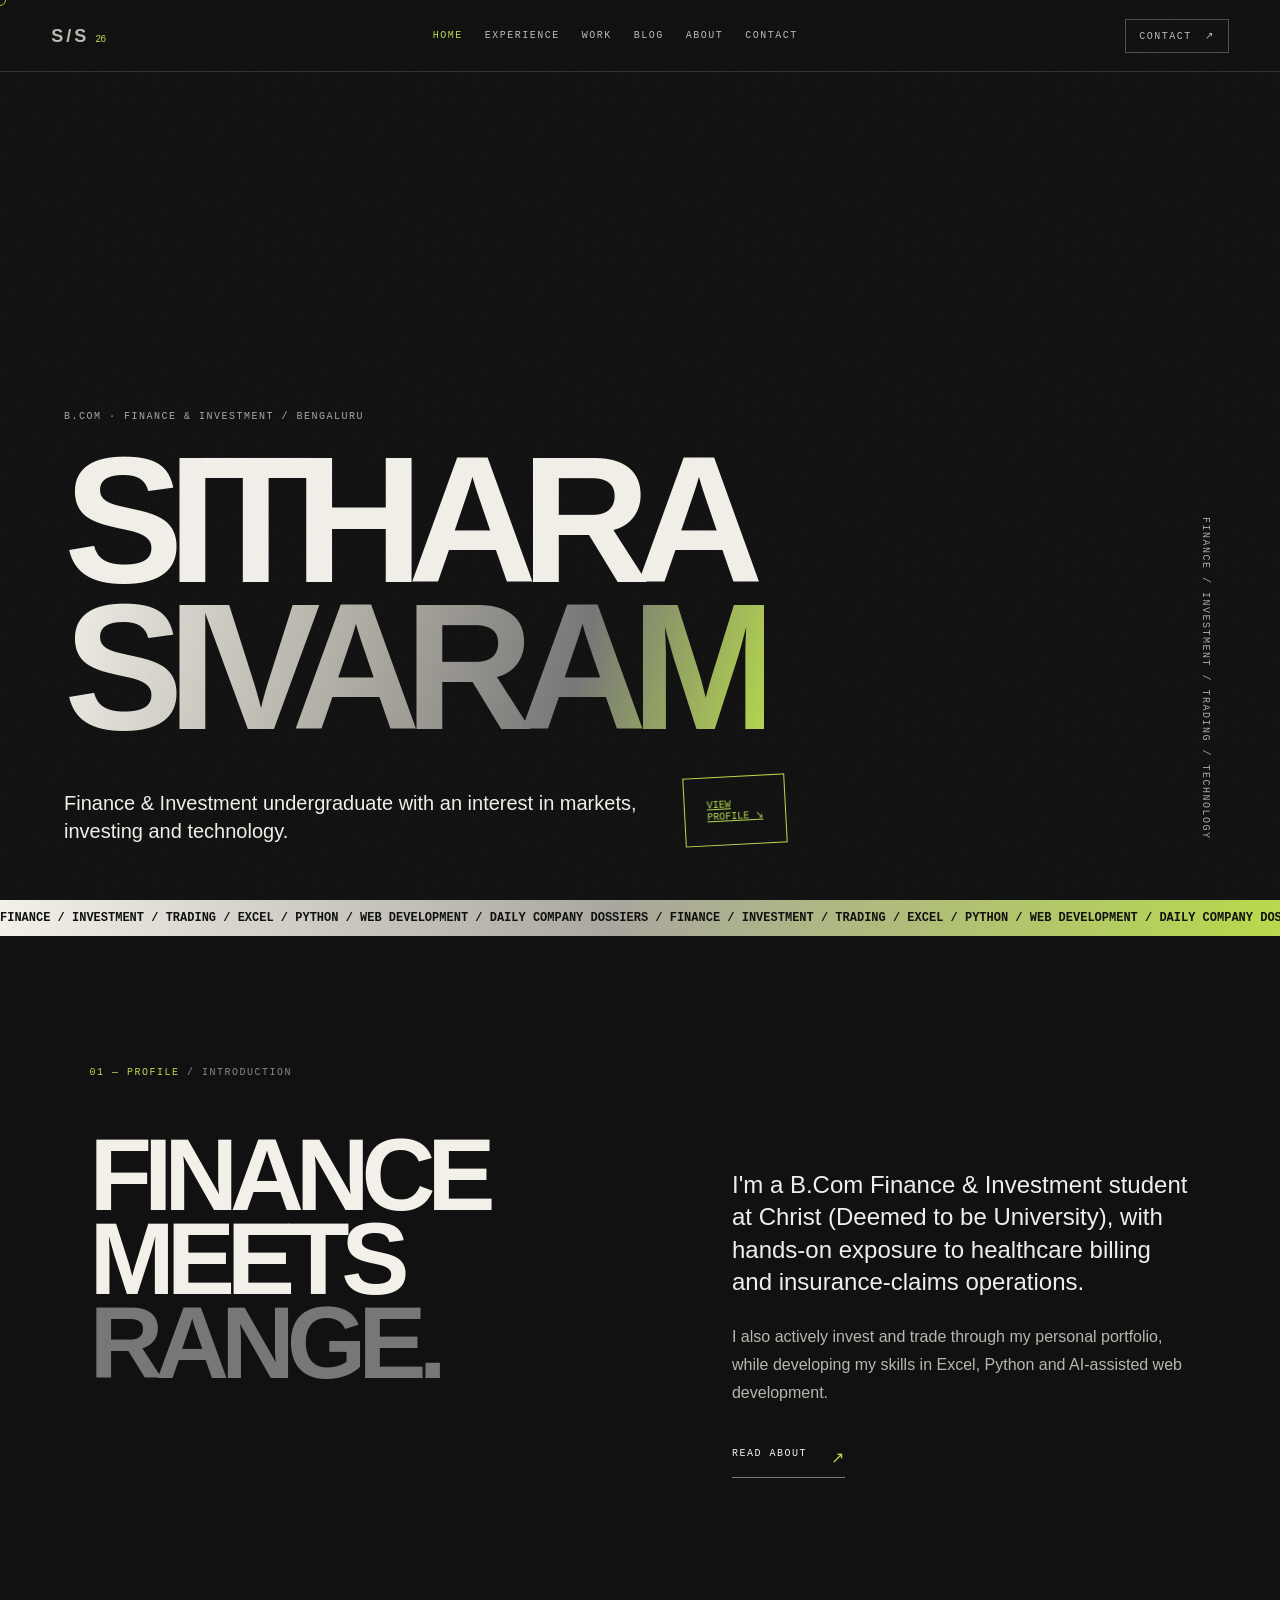
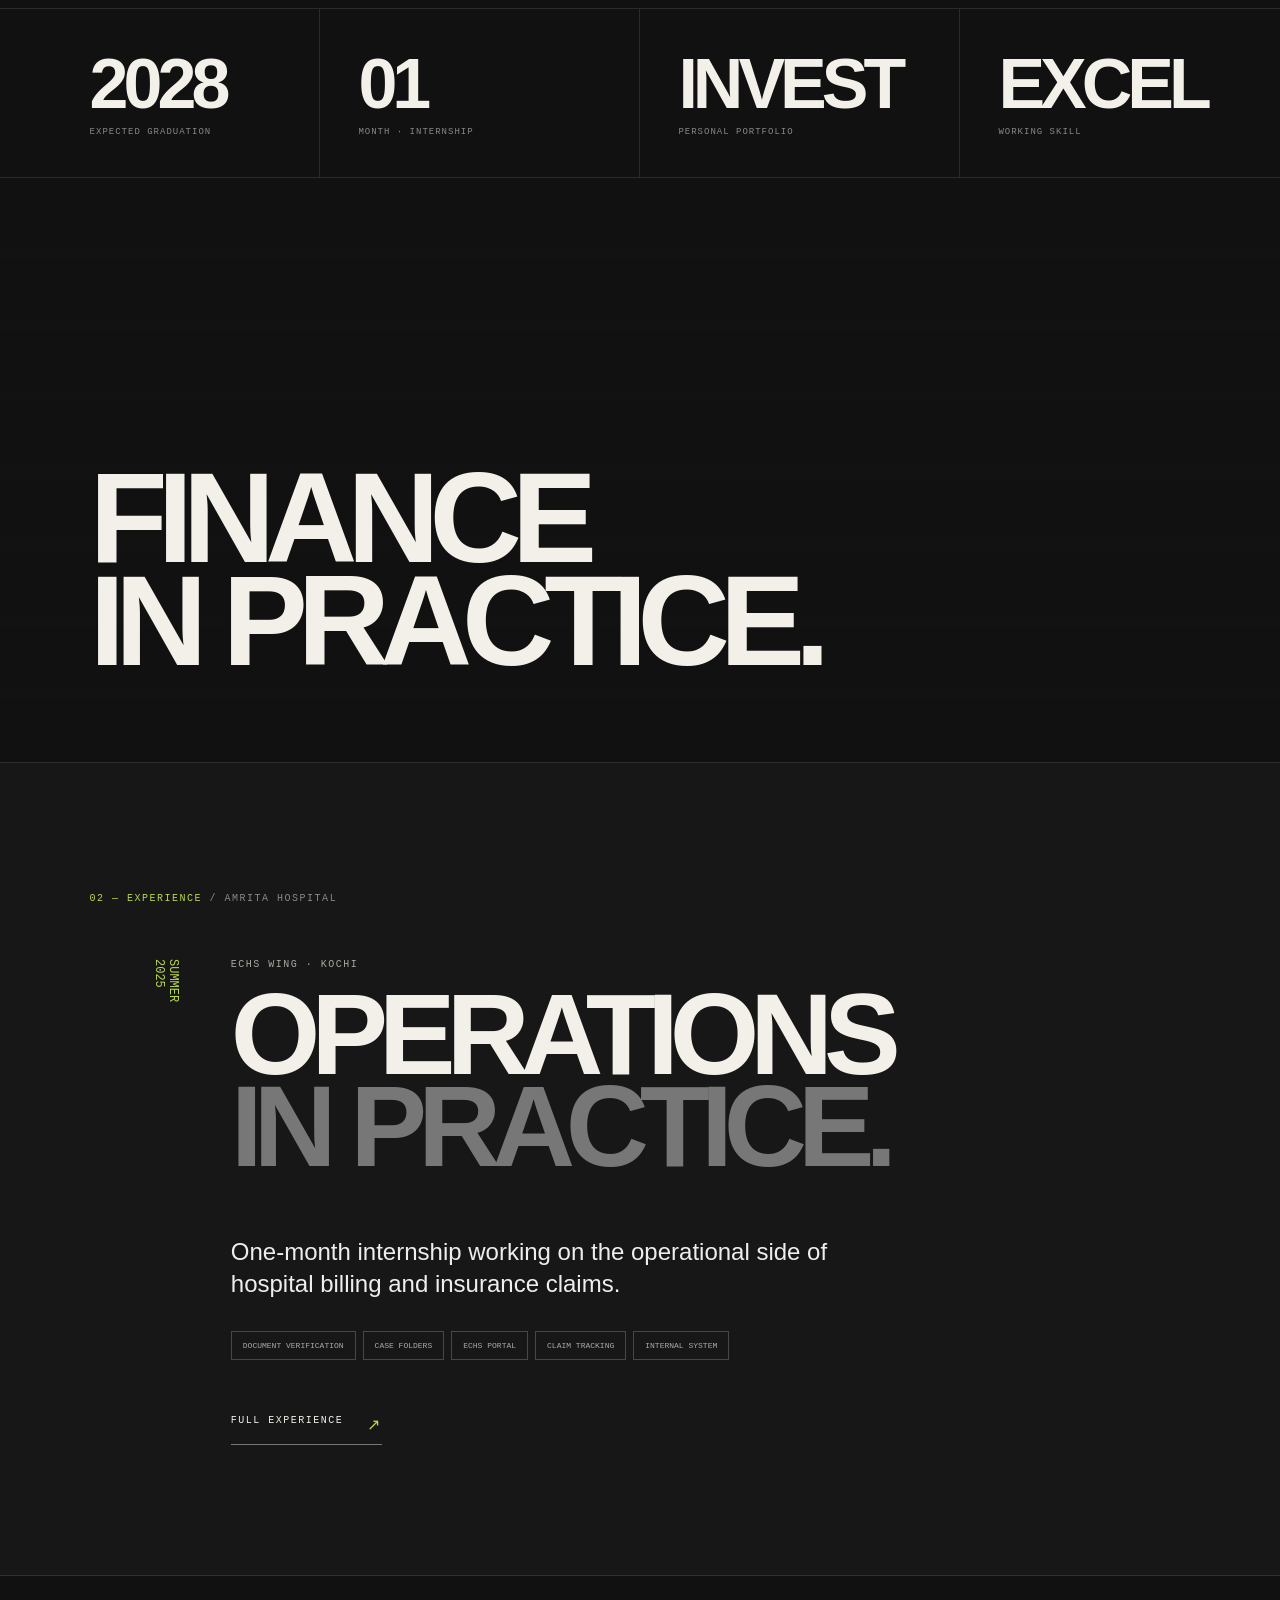
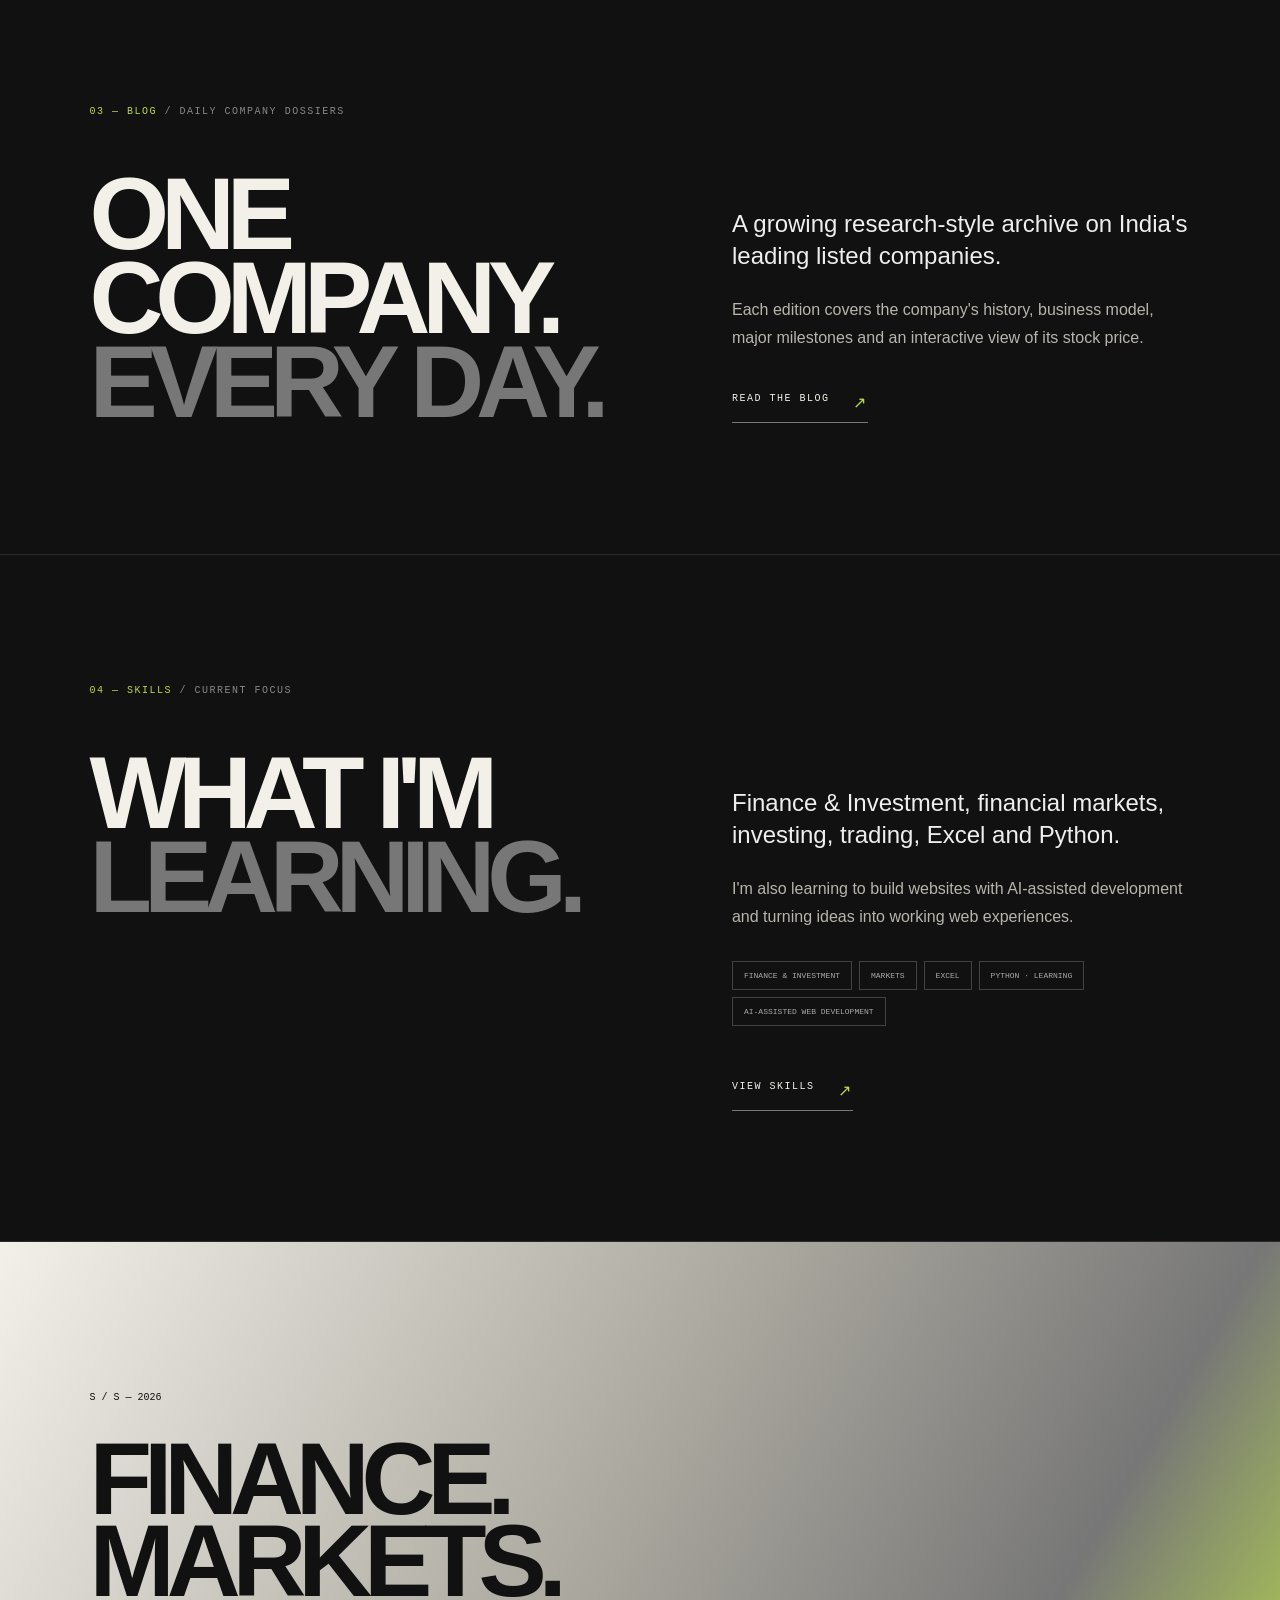
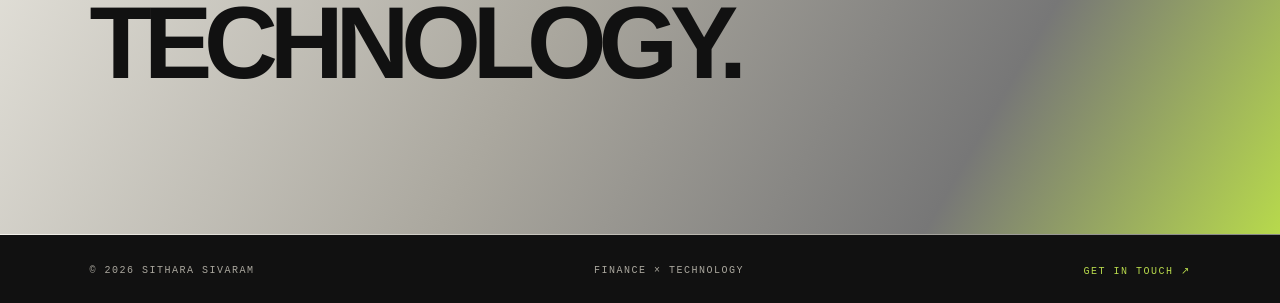
<file: index.html>
<!doctype html><html lang="en"><head><meta charset="utf-8"><meta name="viewport" content="width=device-width,initial-scale=1"><meta name="description" content="Sithara Sivaram — Finance & Investment portfolio"><title>Sithara Sivaram — Finance & Investment</title><link rel="stylesheet" href="styles.css"></head><body><div class="progress"></div><div class="grain"></div><div class="cursor"></div><header class="nav"><a class="logo" href="index.html">S / S <span>26</span></a><nav><a class="active" href="index.html">HOME</a><a href="experience.html">EXPERIENCE</a><a href="work.html">WORK</a><a href="blog.html">BLOG</a><a href="about.html">ABOUT</a><a href="contact.html">CONTACT</a></nav><a class="nav-cta" href="contact.html">CONTACT <i>↗</i></a></header><main><section class="hero"><div class="hero-content"><div class="eyebrow reveal">B.COM · FINANCE & INVESTMENT / BENGALURU</div><h1 class="reveal delay-1">SITHARA<br><em>SIVARAM</em></h1><div class="hero-sub"><p class="hero-intro reveal delay-2">Finance & Investment undergraduate with an interest in markets, investing and technology.</p><a class="stamp" href="about.html">VIEW<br>PROFILE ↘</a></div></div><div class="hero-side">FINANCE / INVESTMENT / TRADING / TECHNOLOGY</div></section><section class="ticker"><div>FINANCE / INVESTMENT / TRADING / EXCEL / PYTHON / WEB DEVELOPMENT / DAILY COMPANY DOSSIERS / FINANCE / INVESTMENT / TRADING / EXCEL / PYTHON / WEB DEVELOPMENT / DAILY COMPANY DOSSIERS /</div></section><section class="section"><div class="section-index">01 — PROFILE <span>/ INTRODUCTION</span></div><div class="editorial-grid"><div><h2>FINANCE<br>MEETS <em>RANGE.</em></h2></div><div class="copy"><p class="lead">I'm a B.Com Finance & Investment student at Christ (Deemed to be University), with hands-on exposure to healthcare billing and insurance-claims operations.</p><p>I also actively invest and trade through my personal portfolio, while developing my skills in Excel, Python and AI-assisted web development.</p><a class="line-link" href="about.html">READ ABOUT <span>↗</span></a></div></div></section><section class="numbers"><div><strong>2028</strong><span>EXPECTED GRADUATION</span></div><div><strong>01</strong><span>MONTH · INTERNSHIP</span></div><div><strong>INVEST</strong><span>PERSONAL PORTFOLIO</span></div><div><strong>EXCEL</strong><span>WORKING SKILL</span></div></section><section class="image-break"><h2>FINANCE<br><span>IN PRACTICE.</span></h2></section><section class="section experience-teaser"><div class="section-index">02 — EXPERIENCE <span>/ AMRITA HOSPITAL</span></div><div class="experience-layout"><div class="vertical-year">SUMMER<br>2025</div><div><div class="eyebrow">ECHS WING · KOCHI</div><h2>OPERATIONS<br><em>IN PRACTICE.</em></h2><div class="copy"><p class="lead">One-month internship working on the operational side of hospital billing and insurance claims.</p></div><div class="mini-list"><span>DOCUMENT VERIFICATION</span><span>CASE FOLDERS</span><span>ECHS PORTAL</span><span>CLAIM TRACKING</span><span>INTERNAL SYSTEM</span></div><a class="line-link" href="experience.html">FULL EXPERIENCE <span>↗</span></a></div></div></section><section class="section"><div class="section-index">03 — BLOG <span>/ DAILY COMPANY DOSSIERS</span></div><div class="editorial-grid"><div><h2>ONE COMPANY.<br><em>EVERY DAY.</em></h2></div><div class="copy"><p class="lead">A growing research-style archive on India's leading listed companies.</p><p>Each edition covers the company's history, business model, major milestones and an interactive view of its stock price.</p><a class="line-link" href="blog.html">READ THE BLOG <span>↗</span></a></div></div></section><section class="section"><div class="section-index">04 — SKILLS <span>/ CURRENT FOCUS</span></div><div class="editorial-grid"><div><h2>WHAT I'M<br><em>LEARNING.</em></h2></div><div class="copy"><p class="lead">Finance & Investment, financial markets, investing, trading, Excel and Python.</p><p>I'm also learning to build websites with AI-assisted development and turning ideas into working web experiences.</p><div class="mini-list"><span>FINANCE & INVESTMENT</span><span>MARKETS</span><span>EXCEL</span><span>PYTHON · LEARNING</span><span>AI-ASSISTED WEB DEVELOPMENT</span></div><a class="line-link" href="work.html">VIEW SKILLS <span>↗</span></a></div></div></section><section class="manifesto"><div class="manifesto-mark">S / S — 2026</div><p>FINANCE.<br>MARKETS. TECHNOLOGY.</p></section></main><footer><span>© 2026 SITHARA SIVARAM</span><span>FINANCE × TECHNOLOGY</span><a href="contact.html">GET IN TOUCH ↗</a></footer><script src="script.js"></script></body></html>
</file>
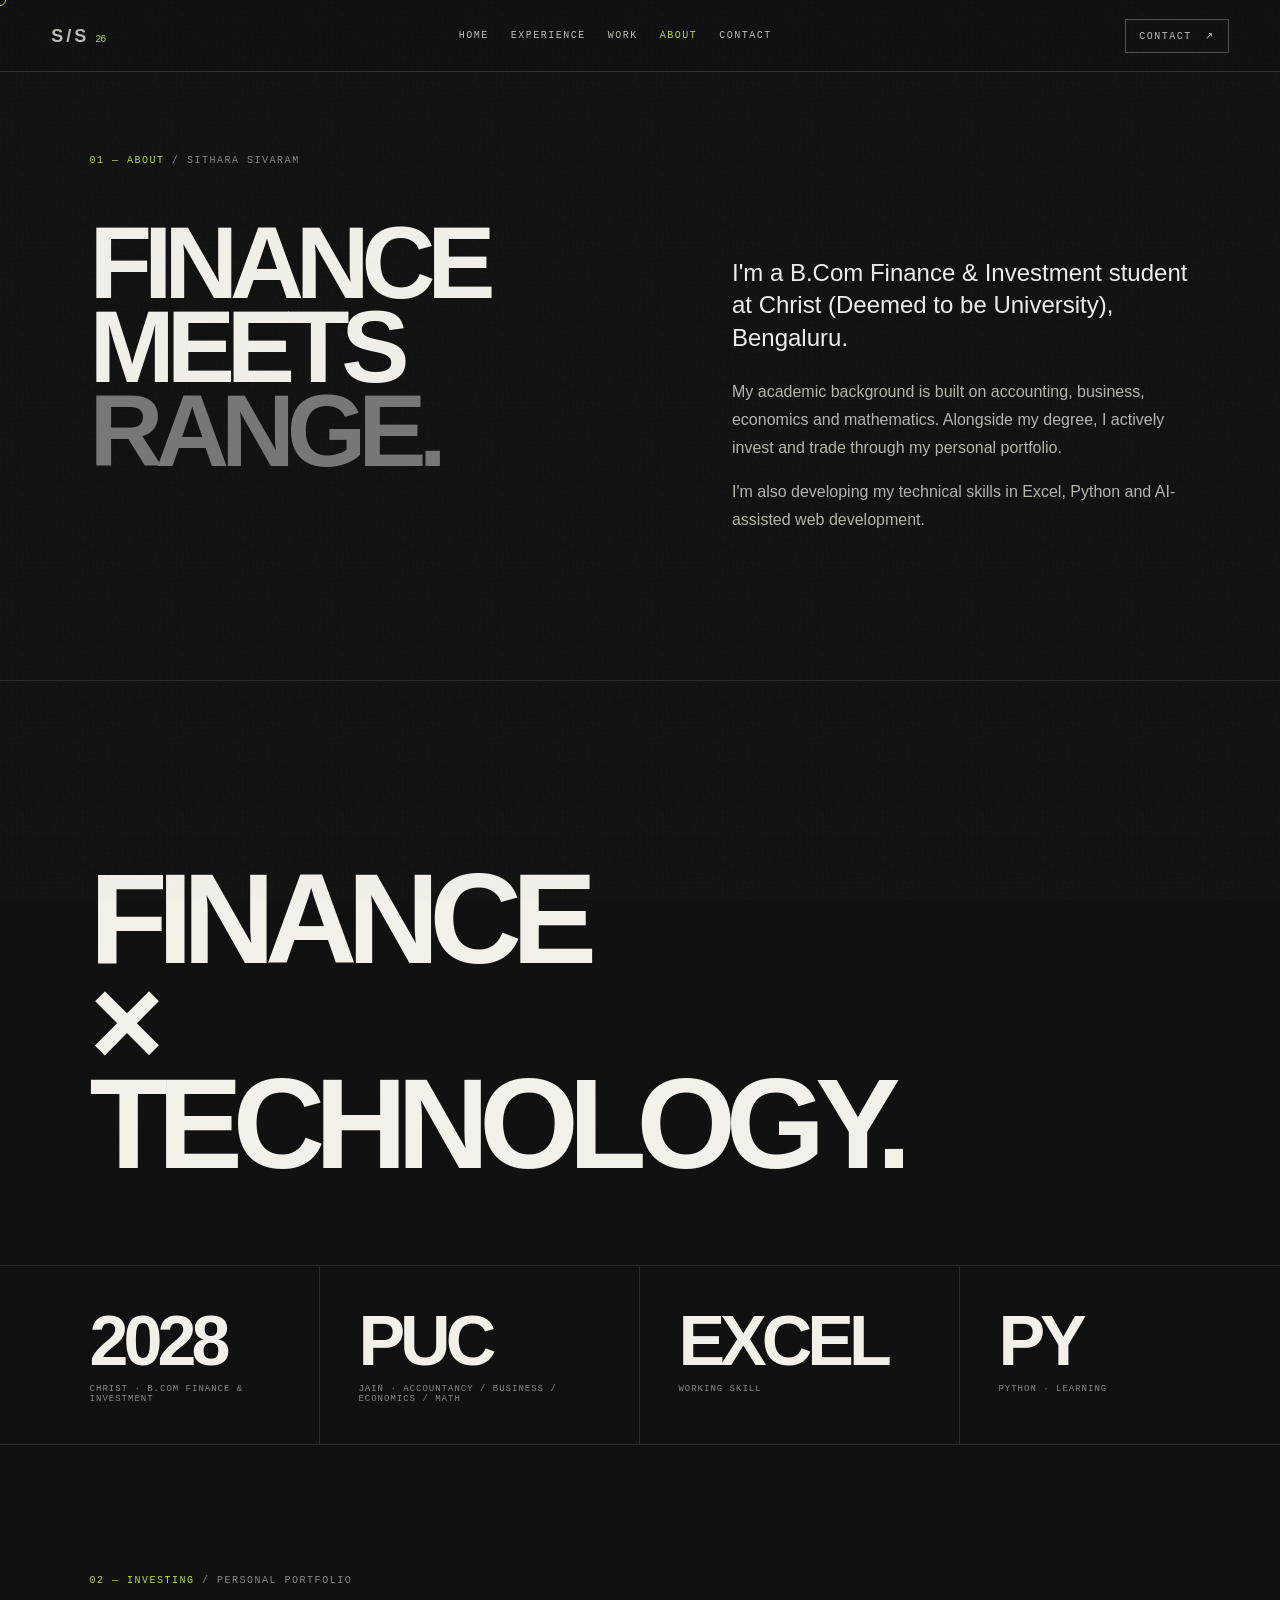
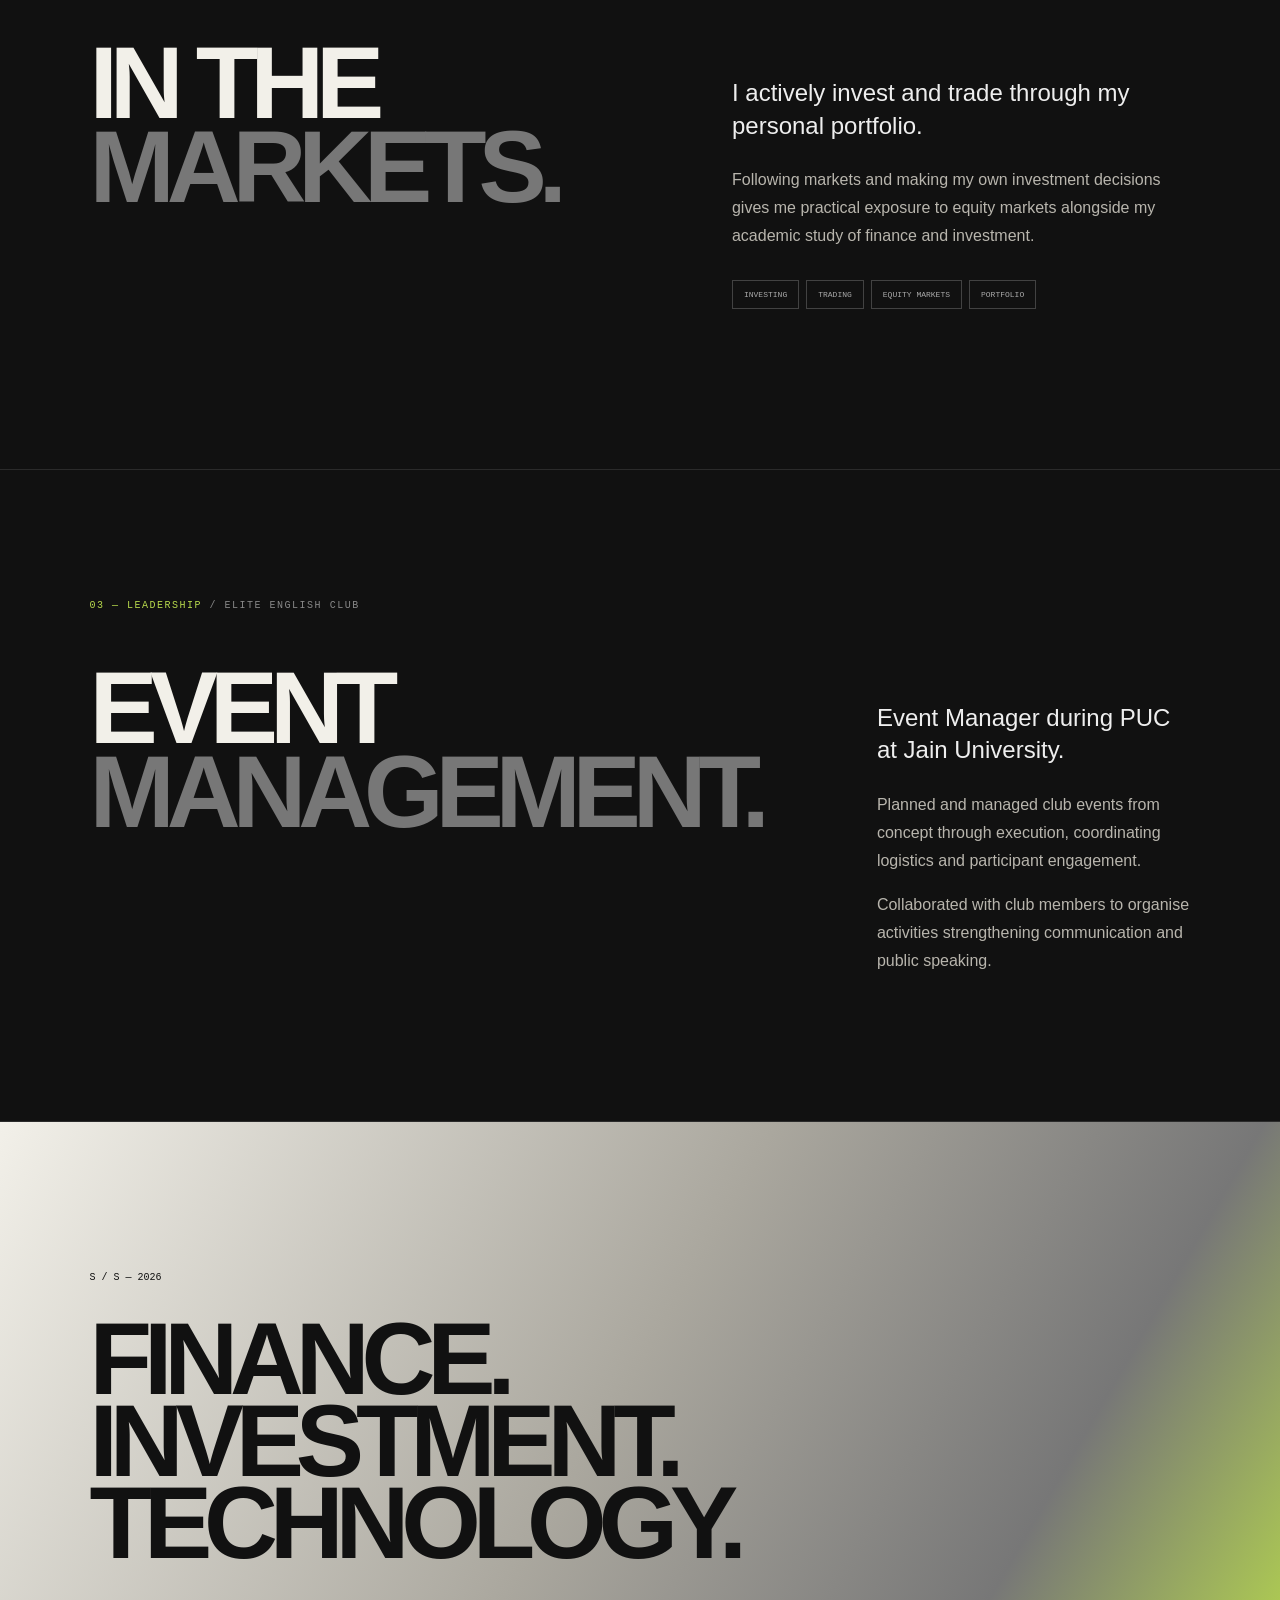
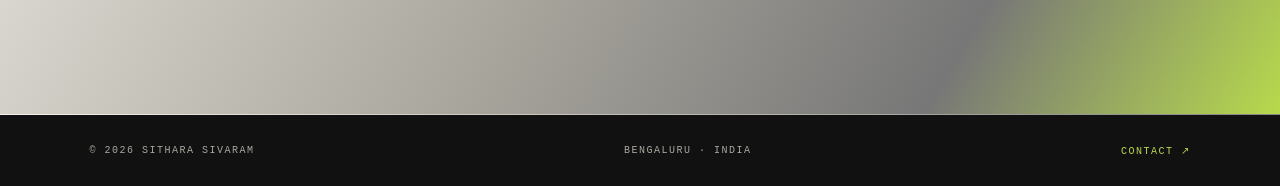
<file: about.html>
<!doctype html><html lang="en"><head><meta charset="utf-8"><meta name="viewport" content="width=device-width,initial-scale=1"><meta name="description" content="About Sithara Sivaram — Finance & Investment student, investor and trader"><title>About — Sithara Sivaram</title><link rel="stylesheet" href="styles.css"></head><body><div class="progress"></div><div class="grain"></div><div class="cursor"></div><header class="nav"><a class="logo" href="index.html">S / S <span>26</span></a><nav><a href="index.html">HOME</a><a href="experience.html">EXPERIENCE</a><a href="work.html">WORK</a><a class="active" href="about.html">ABOUT</a><a href="contact.html">CONTACT</a></nav><a class="nav-cta" href="contact.html">CONTACT <i>↗</i></a></header><main><section class="section" style="padding-top:155px"><div class="section-index">01 — ABOUT <span>/ SITHARA SIVARAM</span></div><div class="editorial-grid"><div><h2>FINANCE<br>MEETS <em>RANGE.</em></h2></div><div class="copy"><p class="lead">I'm a B.Com Finance & Investment student at Christ (Deemed to be University), Bengaluru.</p><p>My academic background is built on accounting, business, economics and mathematics. Alongside my degree, I actively invest and trade through my personal portfolio.</p><p>I'm also developing my technical skills in Excel, Python and AI-assisted web development.</p></div></div></section><section class="image-break"><h2>FINANCE<br><span>× TECHNOLOGY.</span></h2></section><section class="numbers"><div><strong>2028</strong><span>CHRIST · B.COM FINANCE & INVESTMENT</span></div><div><strong>PUC</strong><span>JAIN · ACCOUNTANCY / BUSINESS / ECONOMICS / MATH</span></div><div><strong>EXCEL</strong><span>WORKING SKILL</span></div><div><strong>PY</strong><span>PYTHON · LEARNING</span></div></section><section class="section"><div class="section-index">02 — INVESTING <span>/ PERSONAL PORTFOLIO</span></div><div class="editorial-grid"><div><h2>IN THE<br><em>MARKETS.</em></h2></div><div class="copy"><p class="lead">I actively invest and trade through my personal portfolio.</p><p>Following markets and making my own investment decisions gives me practical exposure to equity markets alongside my academic study of finance and investment.</p><div class="mini-list"><span>INVESTING</span><span>TRADING</span><span>EQUITY MARKETS</span><span>PORTFOLIO</span></div></div></div></section><section class="section"><div class="section-index">03 — LEADERSHIP <span>/ ELITE ENGLISH CLUB</span></div><div class="editorial-grid"><div><h2>EVENT<br><em>MANAGEMENT.</em></h2></div><div class="copy"><p class="lead">Event Manager during PUC at Jain University.</p><p>Planned and managed club events from concept through execution, coordinating logistics and participant engagement.</p><p>Collaborated with club members to organise activities strengthening communication and public speaking.</p></div></div></section><section class="manifesto"><div class="manifesto-mark">S / S — 2026</div><p>FINANCE.<br>INVESTMENT. TECHNOLOGY.</p></section></main><footer><span>© 2026 SITHARA SIVARAM</span><span>BENGALURU · INDIA</span><a href="contact.html">CONTACT ↗</a></footer><script src="script.js"></script></body></html>
</file>
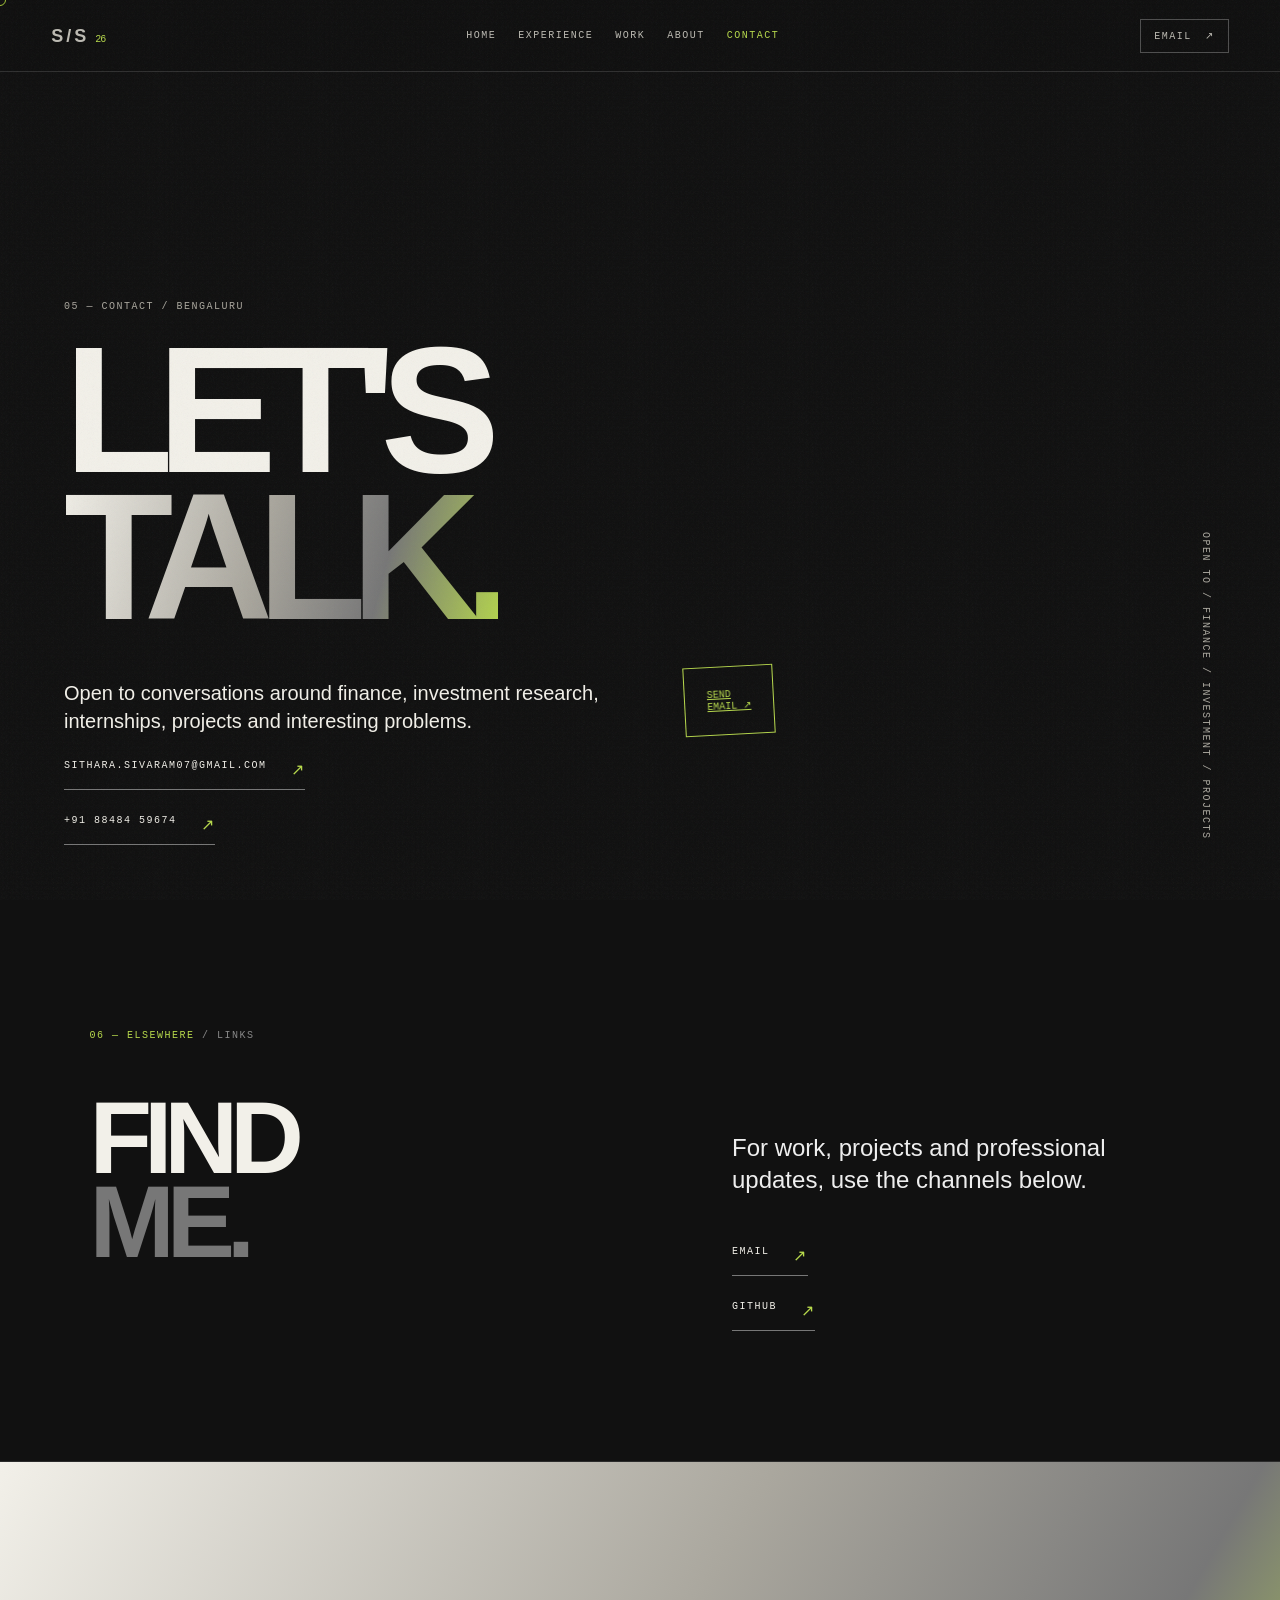
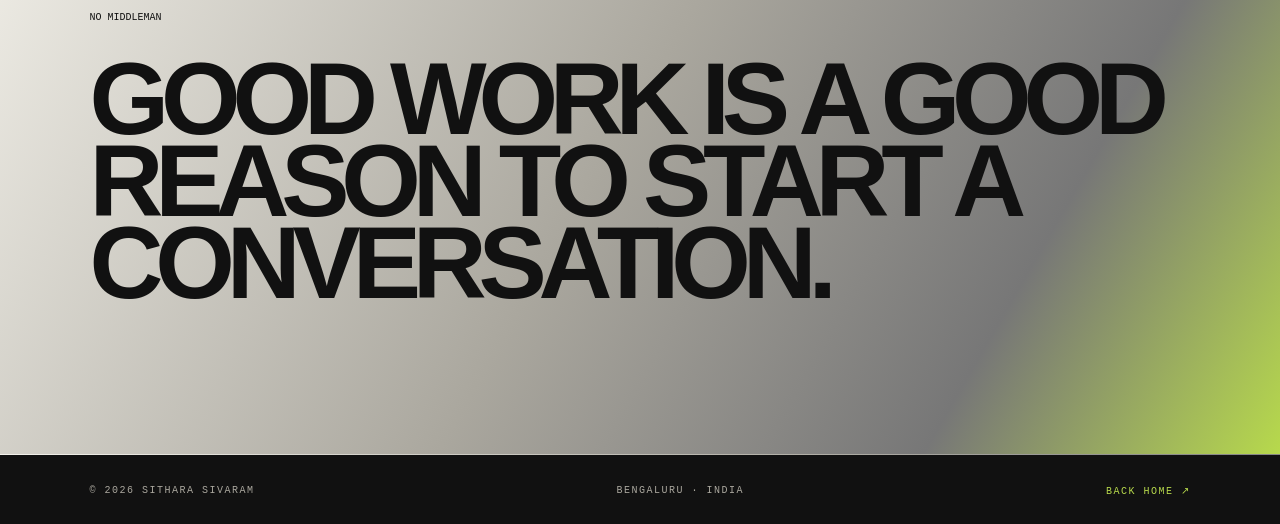
<file: contact.html>
<!doctype html><html lang="en"><head><meta charset="utf-8"><meta name="viewport" content="width=device-width,initial-scale=1"><meta name="description" content="Contact Sithara Sivaram"><title>Contact — Sithara Sivaram</title><link rel="stylesheet" href="styles.css"></head><body><div class="progress"></div><div class="grain"></div><div class="cursor"></div><header class="nav"><a class="logo" href="index.html">S / S <span>26</span></a><nav><a href="index.html">HOME</a><a href="experience.html">EXPERIENCE</a><a href="work.html">WORK</a><a href="about.html">ABOUT</a><a class="active" href="contact.html">CONTACT</a></nav><a class="nav-cta" href="mailto:Sithara.sivaram07@gmail.com">EMAIL <i>↗</i></a></header><main><section class="hero" style="background-image:linear-gradient(90deg,#111d,#1118,#1115),url('https://images.unsplash.com/photo-1511818966892-d7d671e672a2?auto=format&fit=crop&w=2200&q=85')"><div class="hero-content"><div class="eyebrow reveal">05 — CONTACT / BENGALURU</div><h1 class="reveal delay-1">LET'S<br><em>TALK.</em></h1><div class="hero-sub"><p class="hero-intro reveal delay-2">Open to conversations around finance, investment research, internships, projects and interesting problems.</p><a class="stamp" href="mailto:Sithara.sivaram07@gmail.com">SEND<br>EMAIL ↗</a></div><div class="reveal delay-2"><a class="line-link" href="mailto:Sithara.sivaram07@gmail.com">SITHARA.SIVARAM07@GMAIL.COM <span>↗</span></a><br><a class="line-link" href="tel:8848459674">+91 88484 59674 <span>↗</span></a></div></div><div class="hero-side">OPEN TO / FINANCE / INVESTMENT / PROJECTS</div></section><section class="section"><div class="section-index">06 — ELSEWHERE <span>/ LINKS</span></div><div class="editorial-grid"><div><h2>FIND<br><em>ME.</em></h2></div><div class="copy"><p class="lead">For work, projects and professional updates, use the channels below.</p><a class="line-link" href="mailto:Sithara.sivaram07@gmail.com">EMAIL <span>↗</span></a><br><a class="line-link" href="https://github.com/s1thara" target="_blank" rel="noreferrer">GITHUB <span>↗</span></a></div></div></section><section class="manifesto"><div class="manifesto-mark">NO MIDDLEMAN</div><p>GOOD WORK IS A GOOD REASON TO START A CONVERSATION.</p></section></main><footer><span>© 2026 SITHARA SIVARAM</span><span>BENGALURU · INDIA</span><a href="index.html">BACK HOME ↗</a></footer><script src="script.js"></script></body></html>
</file>
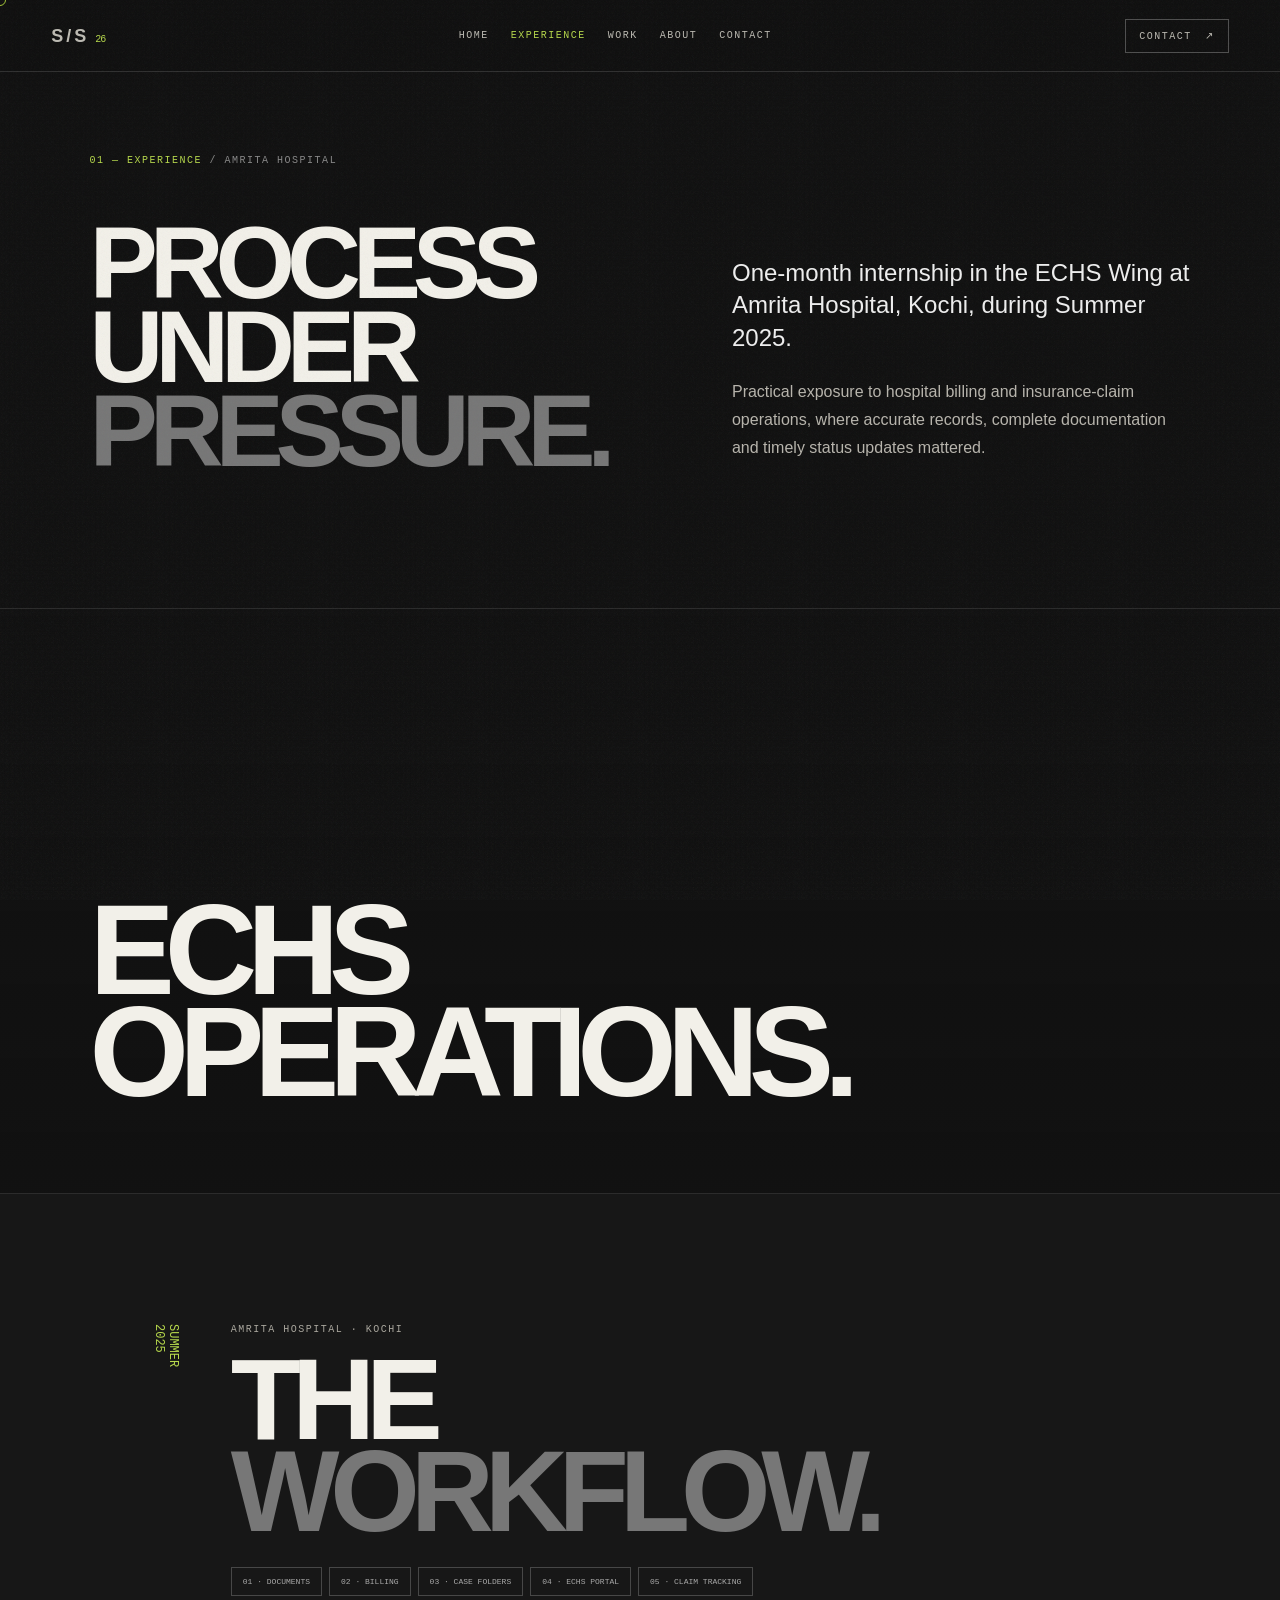
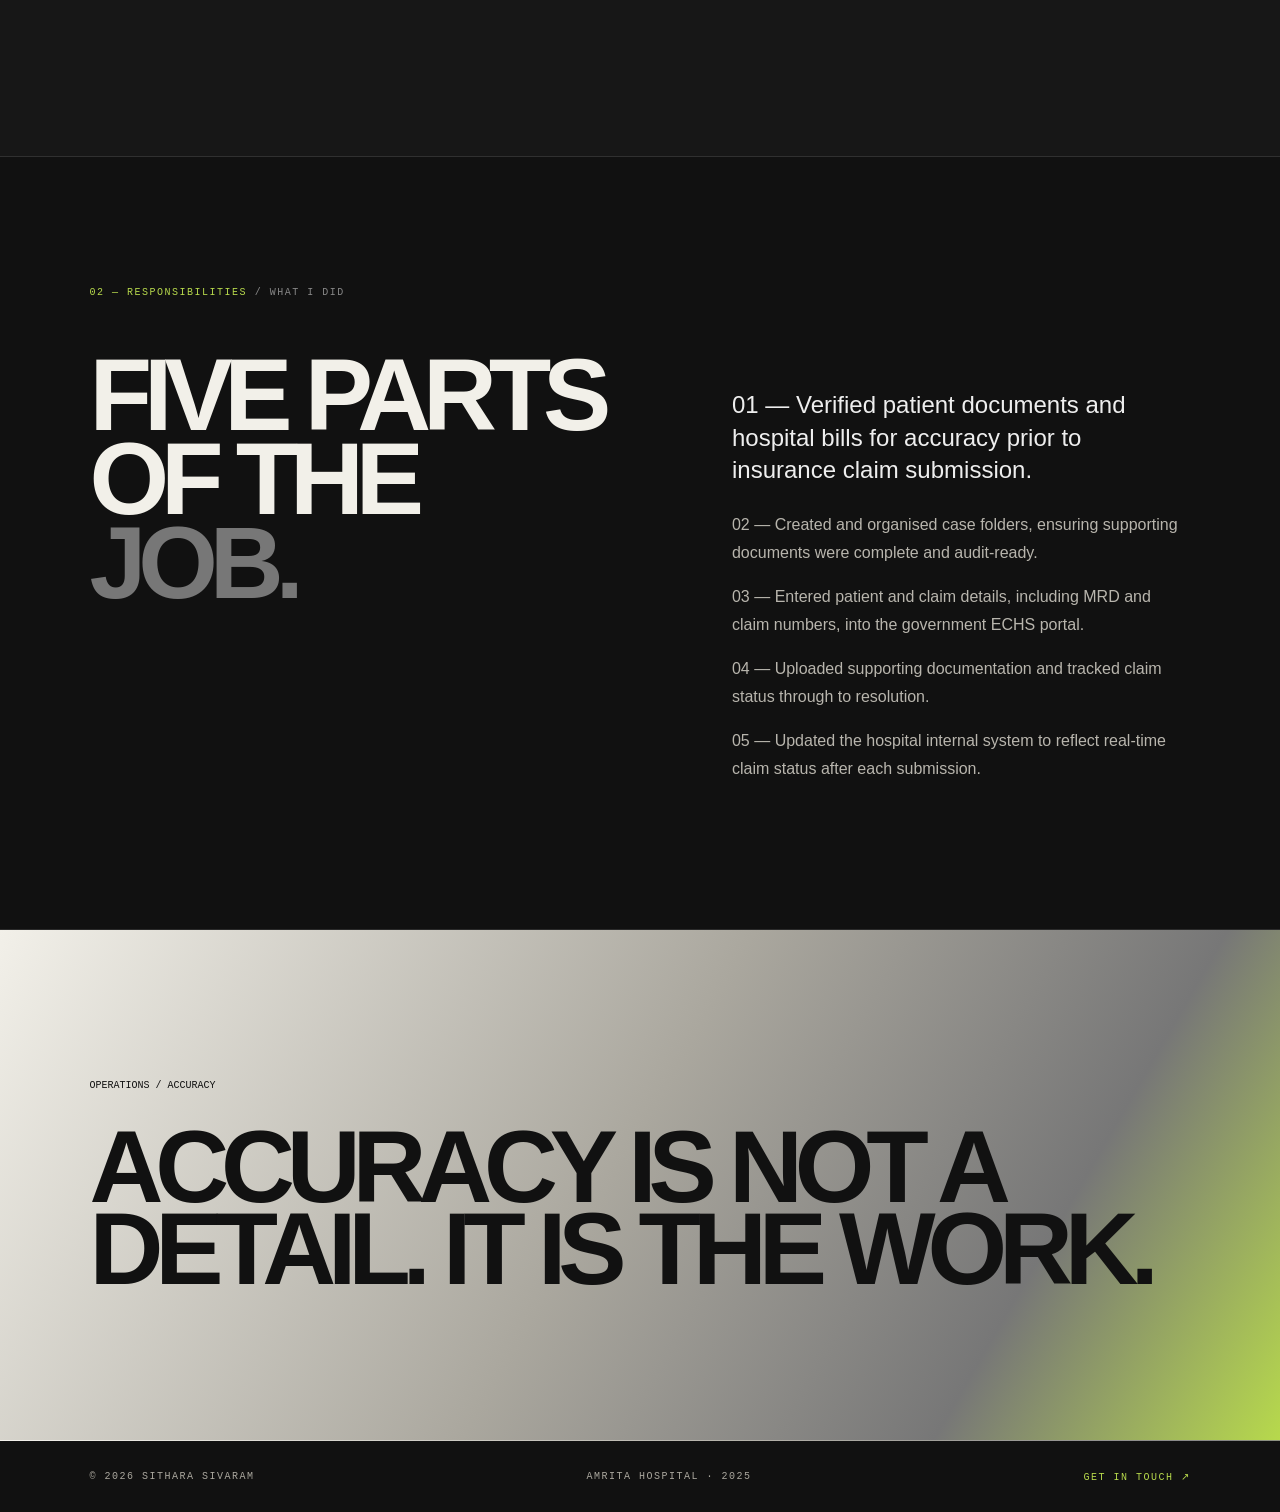
<file: experience.html>
<!doctype html><html lang="en"><head><meta charset="utf-8"><meta name="viewport" content="width=device-width,initial-scale=1"><meta name="description" content="Sithara Sivaram — experience at Amrita Hospital ECHS Wing"><title>Experience — Sithara Sivaram</title><link rel="stylesheet" href="styles.css"></head><body><div class="progress"></div><div class="grain"></div><div class="cursor"></div><header class="nav"><a class="logo" href="index.html">S / S <span>26</span></a><nav><a href="index.html">HOME</a><a class="active" href="experience.html">EXPERIENCE</a><a href="work.html">WORK</a><a href="about.html">ABOUT</a><a href="contact.html">CONTACT</a></nav><a class="nav-cta" href="contact.html">CONTACT <i>↗</i></a></header><main><section class="section" style="padding-top:155px"><div class="section-index">01 — EXPERIENCE <span>/ AMRITA HOSPITAL</span></div><div class="editorial-grid"><div><h2>PROCESS<br>UNDER <em>PRESSURE.</em></h2></div><div class="copy"><p class="lead">One-month internship in the ECHS Wing at Amrita Hospital, Kochi, during Summer 2025.</p><p>Practical exposure to hospital billing and insurance-claim operations, where accurate records, complete documentation and timely status updates mattered.</p></div></div></section><section class="image-break"><h2>ECHS<br><span>OPERATIONS.</span></h2></section><section class="section experience-teaser"><div class="experience-layout"><div class="vertical-year">SUMMER<br>2025</div><div><div class="eyebrow">AMRITA HOSPITAL · KOCHI</div><h2>THE<br><em>WORKFLOW.</em></h2><div class="mini-list"><span>01 · DOCUMENTS</span><span>02 · BILLING</span><span>03 · CASE FOLDERS</span><span>04 · ECHS PORTAL</span><span>05 · CLAIM TRACKING</span></div></div></div></section><section class="section"><div class="section-index">02 — RESPONSIBILITIES <span>/ WHAT I DID</span></div><div class="editorial-grid"><div><h2>FIVE PARTS<br>OF THE <em>JOB.</em></h2></div><div class="copy"><p class="lead">01 — Verified patient documents and hospital bills for accuracy prior to insurance claim submission.</p><p>02 — Created and organised case folders, ensuring supporting documents were complete and audit-ready.</p><p>03 — Entered patient and claim details, including MRD and claim numbers, into the government ECHS portal.</p><p>04 — Uploaded supporting documentation and tracked claim status through to resolution.</p><p>05 — Updated the hospital internal system to reflect real-time claim status after each submission.</p></div></div></section><section class="manifesto"><div class="manifesto-mark">OPERATIONS / ACCURACY</div><p>ACCURACY IS NOT A DETAIL. IT IS THE WORK.</p></section></main><footer><span>© 2026 SITHARA SIVARAM</span><span>AMRITA HOSPITAL · 2025</span><a href="contact.html">GET IN TOUCH ↗</a></footer><script src="script.js"></script></body></html>
</file>
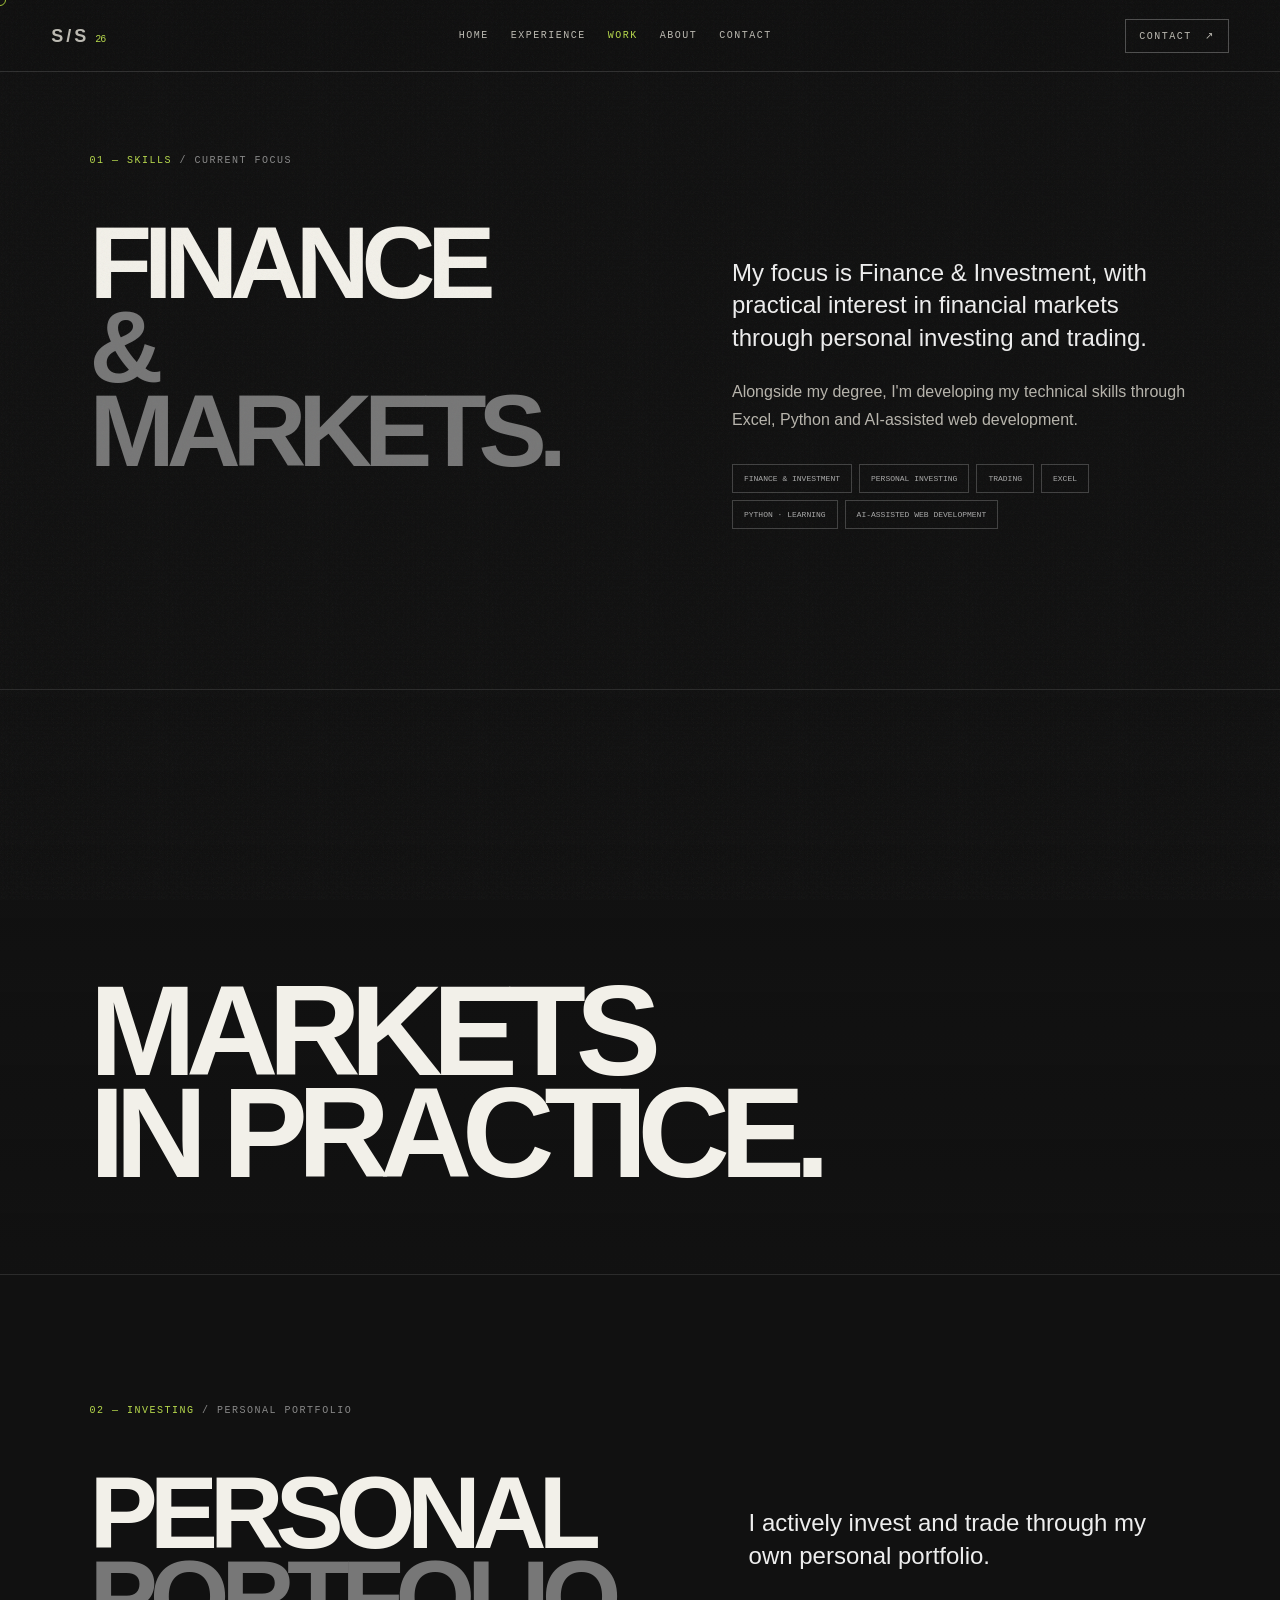
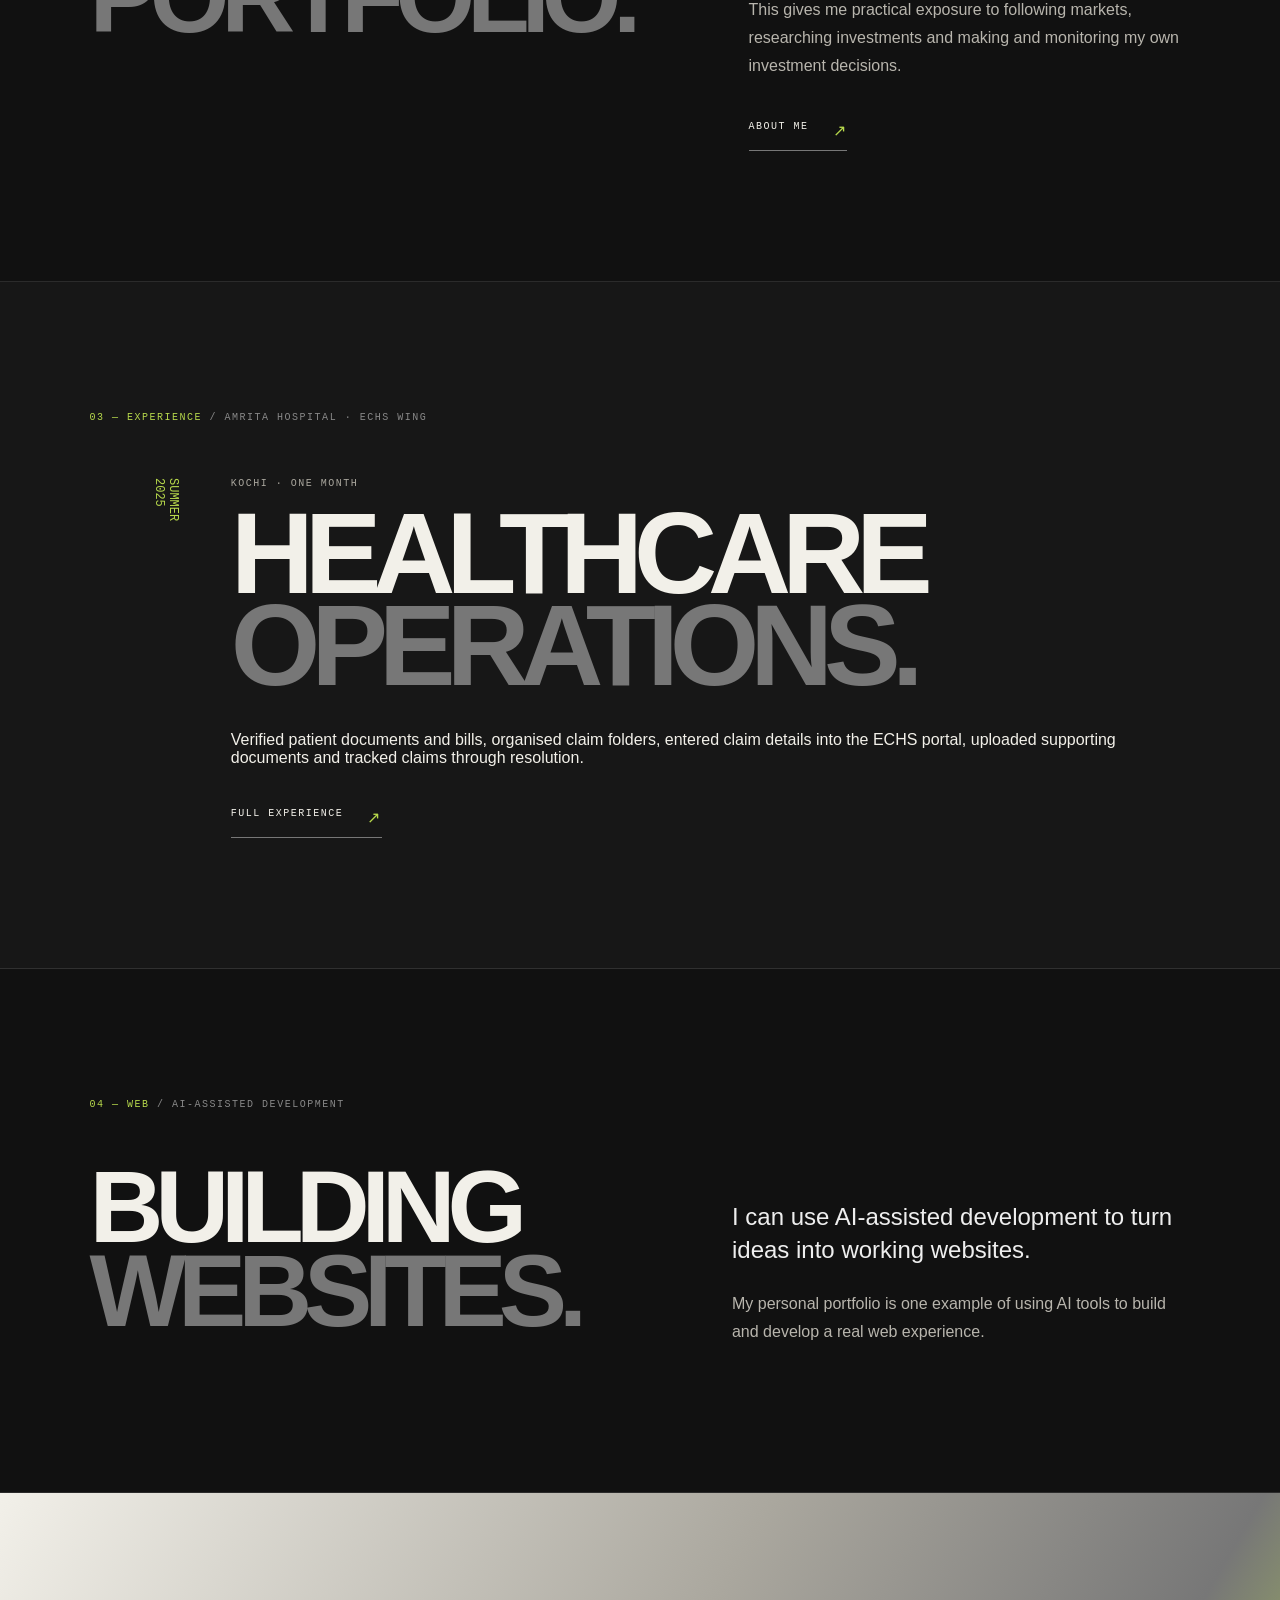
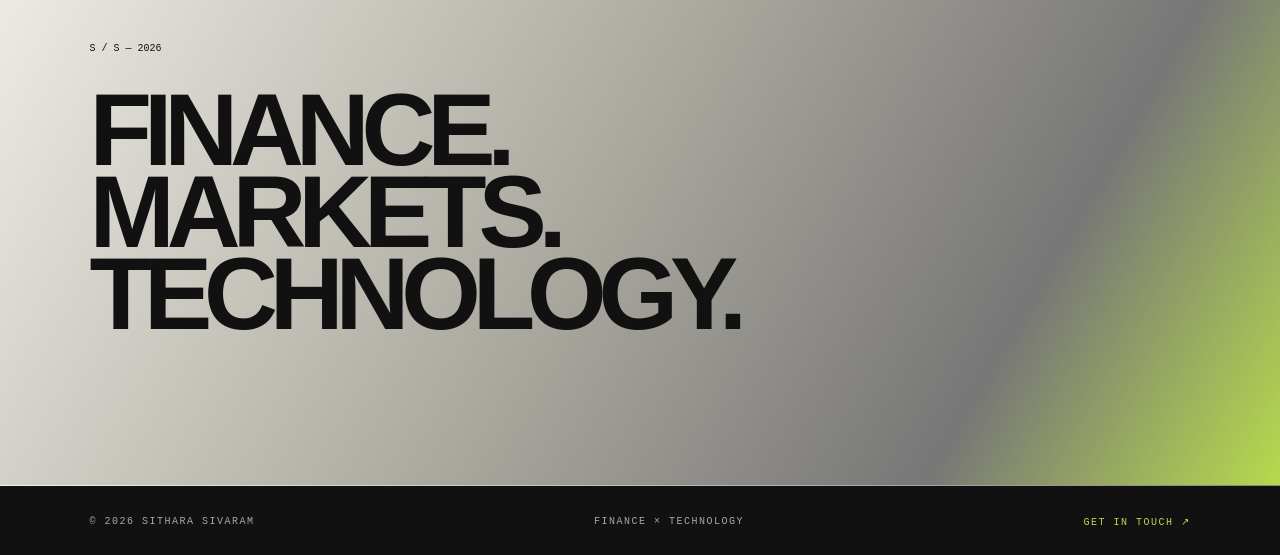
<file: work.html>
<!doctype html><html lang="en"><head><meta charset="utf-8"><meta name="viewport" content="width=device-width,initial-scale=1"><meta name="description" content="Sithara Sivaram — skills, investing and experience"><title>Work — Sithara Sivaram</title><link rel="stylesheet" href="styles.css"></head><body><div class="progress"></div><div class="grain"></div><div class="cursor"></div><header class="nav"><a class="logo" href="index.html">S / S <span>26</span></a><nav><a href="index.html">HOME</a><a href="experience.html">EXPERIENCE</a><a class="active" href="work.html">WORK</a><a href="about.html">ABOUT</a><a href="contact.html">CONTACT</a></nav><a class="nav-cta" href="contact.html">CONTACT <i>↗</i></a></header><main><section class="section" style="padding-top:155px"><div class="section-index">01 — SKILLS <span>/ CURRENT FOCUS</span></div><div class="editorial-grid"><div><h2>FINANCE<br><em>& MARKETS.</em></h2></div><div class="copy"><p class="lead">My focus is Finance & Investment, with practical interest in financial markets through personal investing and trading.</p><p>Alongside my degree, I'm developing my technical skills through Excel, Python and AI-assisted web development.</p><div class="mini-list"><span>FINANCE & INVESTMENT</span><span>PERSONAL INVESTING</span><span>TRADING</span><span>EXCEL</span><span>PYTHON · LEARNING</span><span>AI-ASSISTED WEB DEVELOPMENT</span></div></div></div></section><section class="image-break"><h2>MARKETS<br><span>IN PRACTICE.</span></h2></section><section class="section"><div class="section-index">02 — INVESTING <span>/ PERSONAL PORTFOLIO</span></div><div class="editorial-grid"><div><h2>PERSONAL<br><em>PORTFOLIO.</em></h2></div><div class="copy"><p class="lead">I actively invest and trade through my own personal portfolio.</p><p>This gives me practical exposure to following markets, researching investments and making and monitoring my own investment decisions.</p><a class="line-link" href="about.html">ABOUT ME <span>↗</span></a></div></div></section><section class="section experience-teaser"><div class="section-index">03 — EXPERIENCE <span>/ AMRITA HOSPITAL · ECHS WING</span></div><div class="experience-layout"><div class="vertical-year">SUMMER<br>2025</div><div><div class="eyebrow">KOCHI · ONE MONTH</div><h2>HEALTHCARE<br><em>OPERATIONS.</em></h2><p class="copy lead">Verified patient documents and bills, organised claim folders, entered claim details into the ECHS portal, uploaded supporting documents and tracked claims through resolution.</p><a class="line-link" href="experience.html">FULL EXPERIENCE <span>↗</span></a></div></div></section><section class="section"><div class="section-index">04 — WEB <span>/ AI-ASSISTED DEVELOPMENT</span></div><div class="editorial-grid"><div><h2>BUILDING<br><em>WEBSITES.</em></h2></div><div class="copy"><p class="lead">I can use AI-assisted development to turn ideas into working websites.</p><p>My personal portfolio is one example of using AI tools to build and develop a real web experience.</p></div></div></section><section class="manifesto"><div class="manifesto-mark">S / S — 2026</div><p>FINANCE.<br>MARKETS. TECHNOLOGY.</p></section></main><footer><span>© 2026 SITHARA SIVARAM</span><span>FINANCE × TECHNOLOGY</span><a href="contact.html">GET IN TOUCH ↗</a></footer><script src="script.js"></script></body></html>
</file>
<file: styles.css>
*{box-sizing:border-box}html{scroll-behavior:smooth}body{margin:0;background:#111;color:#f2f0e9;font-family:Arial,Helvetica,sans-serif;overflow-x:hidden}.grain{position:fixed;inset:0;pointer-events:none;z-index:90;opacity:.05;background-image:url("data:image/svg+xml,%3Csvg xmlns='http://www.w3.org/2000/svg' width='160' height='160'%3E%3Cfilter id='n'%3E%3CfeTurbulence baseFrequency='.8' numOctaves='4' stitchTiles='stitch'/%3E%3C/filter%3E%3Crect width='100%25' height='100%25' filter='url(%23n)'/%3E%3C/svg%3E")}.cursor{position:fixed;width:12px;height:12px;border:1px solid #b7d94c;border-radius:50%;pointer-events:none;z-index:100;transform:translate(-50%,-50%);transition:.25s;mix-blend-mode:difference}.cursor.on{width:45px;height:45px;background:linear-gradient(135deg,#f2f0e9,#b7d94c);border-color:transparent}.progress{position:fixed;left:0;top:0;height:3px;width:0;background:linear-gradient(90deg,#f2f0e9,#aaa79e,#b7d94c);z-index:110}.nav{height:72px;padding:0 4vw;display:flex;align-items:center;justify-content:space-between;position:fixed;inset:0 0 auto;background:#111e;backdrop-filter:blur(16px);border-bottom:1px solid #ffffff22;z-index:50}.logo{font:800 18px/1 Arial;color:#f2f0e9;text-decoration:none;letter-spacing:-1px}.logo span{color:#b7d94c;font:10px monospace;margin-left:6px}.nav nav{display:flex;gap:22px}.nav a{color:#bdbbb3;text-decoration:none}.nav nav a,.nav-cta,footer{font:10px monospace;letter-spacing:1.5px}.nav nav a:hover,.nav nav .active,.nav-cta:hover,footer a:hover{color:#b7d94c}.nav-cta{border:1px solid #ffffff44;padding:10px 13px}.nav-cta i{font-style:normal;margin-left:6px}.hero{min-height:100vh;padding:120px 5vw 55px;position:relative;display:flex;align-items:flex-end;overflow:hidden;background:linear-gradient(90deg,#111e 0%,#111b 38%,#1119 68%,#1118 100%),url('https://images.unsplash.com/photo-1519501025264-65ba15a82390?auto=format&fit=crop&w=2200&q=85') center/cover}.hero-content{position:relative;z-index:2;max-width:1150px}.eyebrow,.section-index,.hero-side,.meta,.tag,footer{font-family:monospace;letter-spacing:1.5px;color:#aaa79e;font-size:10px}.hero h1{font-size:clamp(72px,14vw,205px);line-height:.82;letter-spacing:-.09em;margin:25px 0 35px;font-weight:900}.hero h1 em{font-style:normal;background:linear-gradient(105deg,#f2f0e9 0%,#aaa79e 45%,#777 72%,#b7d94c 100%);-webkit-background-clip:text;background-clip:text;color:transparent;-webkit-text-stroke:0}.hero-sub{display:flex;gap:30px;align-items:flex-end;max-width:850px}.hero-intro{font-size:20px;line-height:1.4;max-width:590px;margin:0}.stamp{border:1px solid #b7d94c;color:#b7d94c;padding:22px;font:10px monospace;transform:rotate(-3deg);transition:.4s;white-space:nowrap}.stamp:hover{background:linear-gradient(135deg,#f2f0e9,#b7d94c);color:#111;border-color:transparent;transform:rotate(2deg) scale(1.05)}.hero-side{position:absolute;right:5vw;bottom:60px;writing-mode:vertical-rl;line-height:2.1}.ticker{background:linear-gradient(90deg,#f2f0e9 0%,#aaa79e 48%,#b7d94c 100%);color:#111;white-space:nowrap;overflow:hidden;border-bottom:1px solid #111}.ticker div{padding:11px 0;font:700 12px monospace;animation:marquee 22s linear infinite}.section{padding:130px 7vw;border-bottom:1px solid #ffffff1c;position:relative}.section-index{margin-bottom:55px;color:#b7d94c}.section-index span{color:#888}.editorial-grid{display:grid;grid-template-columns:1.15fr 1fr;gap:9vw}.section h2{font-size:clamp(54px,8vw,120px);line-height:.82;letter-spacing:-.08em;margin:0;font-weight:900}.section h2 em{font-style:normal;color:#777}.copy{padding-top:12px}.copy p{font-size:16px;line-height:1.75;color:#b8b5ad;max-width:600px}.copy .lead{font-size:24px;line-height:1.35;color:#eee}.line-link{display:inline-flex;gap:24px;color:#f2f0e9;text-decoration:none;border-bottom:1px solid #777;padding-bottom:9px;margin-top:25px;font:10px monospace;letter-spacing:1.5px}.line-link span{color:#b7d94c;font-size:16px}.line-link:hover{gap:40px;color:#b7d94c}.numbers{display:grid;grid-template-columns:repeat(4,1fr);border-bottom:1px solid #ffffff1c}.numbers div{padding:40px 3vw;border-right:1px solid #ffffff1c}.numbers div:first-child{padding-left:7vw}.numbers div:last-child{border:0}.numbers strong{display:block;font:900 70px/1 Arial;letter-spacing:-5px;color:#f2f0e9}.numbers span{display:block;margin-top:8px;font:9px monospace;letter-spacing:1px;color:#888}.image-break{min-height:65vh;background:linear-gradient(#1113,#111a),url('https://images.unsplash.com/photo-1511818966892-d7d671e672a2?auto=format&fit=crop&w=2200&q=85') center/cover fixed;display:flex;align-items:flex-end;padding:7vw;border-bottom:1px solid #ffffff1c}.image-break h2{font-size:clamp(55px,10vw,150px);line-height:.8;letter-spacing:-.08em;margin:0;max-width:900px}.experience-teaser{background:#171717}.experience-layout{display:grid;grid-template-columns:90px 1fr;gap:4vw}.vertical-year{font:12px monospace;color:#b7d94c;writing-mode:vertical-rl}.experience-layout h2{font-size:clamp(60px,9vw,140px);line-height:.8;letter-spacing:-.08em;margin:18px 0 28px}.mini-list{display:flex;flex-wrap:wrap;gap:7px;margin:30px 0}.mini-list span{border:1px solid #ffffff35;padding:9px 11px;font:8px monospace;color:#aaa}.dark-card{border:1px solid #ffffff22;padding:30px;background:#0c0c0c}.manifesto{padding:150px 7vw;border-bottom:1px solid #ffffff1c;background:linear-gradient(120deg,#f2f0e9 0%,#aaa79e 48%,#777 78%,#b7d94c 100%);color:#111}.manifesto p{font:900 clamp(48px,8vw,130px)/.8 Arial;letter-spacing:-.08em;max-width:1150px;margin:0}.manifesto-mark{font:10px monospace;margin-bottom:35px}footer{padding:30px 7vw;display:flex;justify-content:space-between;gap:20px}footer a{color:#b7d94c;text-decoration:none}.reveal{opacity:0;transform:translateY(35px);animation:reveal .9s .1s forwards}.delay-1{animation-delay:.2s}.delay-2{animation-delay:.3s}.scroll-reveal{opacity:0;transform:translateY(30px);transition:.8s}.scroll-reveal.is-visible{opacity:1;transform:none}.tilt{transform-style:preserve-3d;transition:transform .15s}@keyframes reveal{to{opacity:1;transform:none}}@keyframes marquee{to{transform:translateX(-50%)}}@media(max-width:800px){.nav nav{display:none}.hero{padding:120px 6vw 65px;background-position:60% center}.hero h1{font-size:23vw}.hero-sub{display:block}.hero-intro{font-size:17px}.stamp{display:inline-block;margin-top:25px}.hero-side{display:none}.section{padding:90px 6vw}.editorial-grid{grid-template-columns:1fr;gap:45px}.numbers{grid-template-columns:1fr 1fr}.numbers div,.numbers div:first-child{padding:28px 6vw}.numbers strong{font-size:52px}.image-break{min-height:50vh;background-attachment:scroll}.experience-layout{grid-template-columns:35px 1fr}.manifesto{padding:100px 6vw}footer{padding:25px 6vw;flex-direction:column}}
/* BLOG */
.blog-page{padding-top:72px}.blog-hero{padding:100px 7vw 90px;border-bottom:1px solid #ffffff1c}.blog-hero-grid{display:grid;grid-template-columns:1.1fr 1fr;gap:9vw;align-items:end}.blog-hero h1{font-size:clamp(75px,12vw,180px);line-height:.78;letter-spacing:-.09em;margin:20px 0 0}.blog-hero h1 em{font-style:normal;color:#777}.blog-hero-copy{padding-bottom:4px}.blog-hero-copy .lead{font-size:28px;line-height:1.2;margin:0 0 20px;color:#eee}.blog-hero-copy p{color:#aaa79e;line-height:1.7;max-width:580px}.blog-meta{display:flex;flex-wrap:wrap;gap:8px;margin-top:30px}.blog-meta span{border:1px solid #ffffff2b;padding:9px 11px;font:8px monospace;color:#b7d94c}.daily-section{padding:100px 7vw}.blog-list{display:flex;flex-direction:column;gap:90px}.article-card{border-top:1px solid #ffffff40;padding-top:30px}.article-head{display:grid;grid-template-columns:1fr 260px;gap:5vw;align-items:end}.article-title-row{display:flex;align-items:center;gap:22px}.article-logo-wrap{width:82px;height:82px;flex:0 0 82px;display:flex;align-items:center;justify-content:center;background:#f2f0e9;border:1px solid #ffffff22;padding:10px}.article-logo{display:block;width:100%;height:100%;object-fit:contain;filter:grayscale(1)}.article-head h2{font-size:clamp(54px,8vw,115px);line-height:.82;letter-spacing:-.08em;margin:16px 0}.article-deck{font-size:19px;line-height:1.45;color:#aaa79e;max-width:750px}.article-price{border-left:1px solid #ffffff2b;padding-left:25px}.article-price span,.article-price small{display:block;font:9px monospace;color:#777;letter-spacing:1px}.article-price strong{display:block;font:900 48px/1 Arial;margin:10px 0;color:#f2f0e9}.article-facts{display:grid;grid-template-columns:repeat(4,1fr);border-bottom:1px solid #ffffff1c;border-left:1px solid #ffffff1c;margin-top:35px}.article-facts div{padding:22px;border-right:1px solid #ffffff1c}.article-facts strong,.article-facts span{display:block}.article-facts strong{font:9px monospace;color:#b7d94c;margin-bottom:9px}.article-facts span{font-size:15px;color:#ddd}.article-body{display:grid;grid-template-columns:repeat(2,1fr);gap:60px 8vw;padding:70px 0 35px}.article-section h3{font:10px monospace;letter-spacing:1.5px;color:#b7d94c;margin:0 0 18px}.article-section p{font-size:16px;line-height:1.8;color:#aaa79e;margin:0 0 17px}.article-section:nth-child(1){grid-column:1/-1}.article-section:nth-child(1) p{font-size:21px;line-height:1.6;color:#e2e0d9;max-width:1000px}.chart-wrap{border:1px solid #ffffff22;background:#0c0c0c;padding:22px;margin:45px 0}.chart-top{display:flex;justify-content:space-between;gap:20px;font:9px monospace;letter-spacing:1.5px;color:#777;margin-bottom:15px}.chart-change{color:#b7d94c}.chart-wrap canvas{display:block;width:100%;height:230px}.article-sources{display:flex;flex-wrap:wrap;gap:14px;align-items:center;border-top:1px solid #ffffff1c;padding-top:18px}.article-sources strong{font:9px monospace;color:#777;margin-right:10px}.article-sources a{font:9px monospace;color:#aaa79e;text-decoration:none;border-bottom:1px solid #444;padding-bottom:4px}.article-sources a:hover{color:#b7d94c}.blog-disclaimer{padding:70px 7vw;background:#171717;border-top:1px solid #ffffff1c;display:grid;grid-template-columns:1fr 2fr;gap:8vw}.blog-disclaimer span{font:9px monospace;color:#b7d94c}.blog-disclaimer p{margin:0;color:#888;line-height:1.7;max-width:700px}.loading{font:10px monospace;letter-spacing:1.5px;color:#777;padding:35px 0}@media(max-width:800px){.blog-hero-grid{grid-template-columns:1fr;gap:45px}.blog-hero{padding:75px 6vw}.daily-section,.blog-disclaimer{padding-left:6vw;padding-right:6vw}.article-head{grid-template-columns:1fr}.article-title-row{gap:14px}.article-logo-wrap{width:60px;height:60px;flex-basis:60px;padding:8px}.article-price{border-left:0;border-top:1px solid #ffffff2b;padding:18px 0 0}.article-facts{grid-template-columns:1fr 1fr}.article-body{grid-template-columns:1fr;gap:35px}.article-section:nth-child(1){grid-column:auto}.article-section:nth-child(1) p{font-size:18px}.blog-disclaimer{grid-template-columns:1fr;gap:20px}}
@media(prefers-reduced-motion:reduce){*,*:before,*:after{animation-duration:.01ms!important;animation-iteration-count:1!important;scroll-behavior:auto!important;transition:none!important}.image-break{background-attachment:scroll}}
</file>
